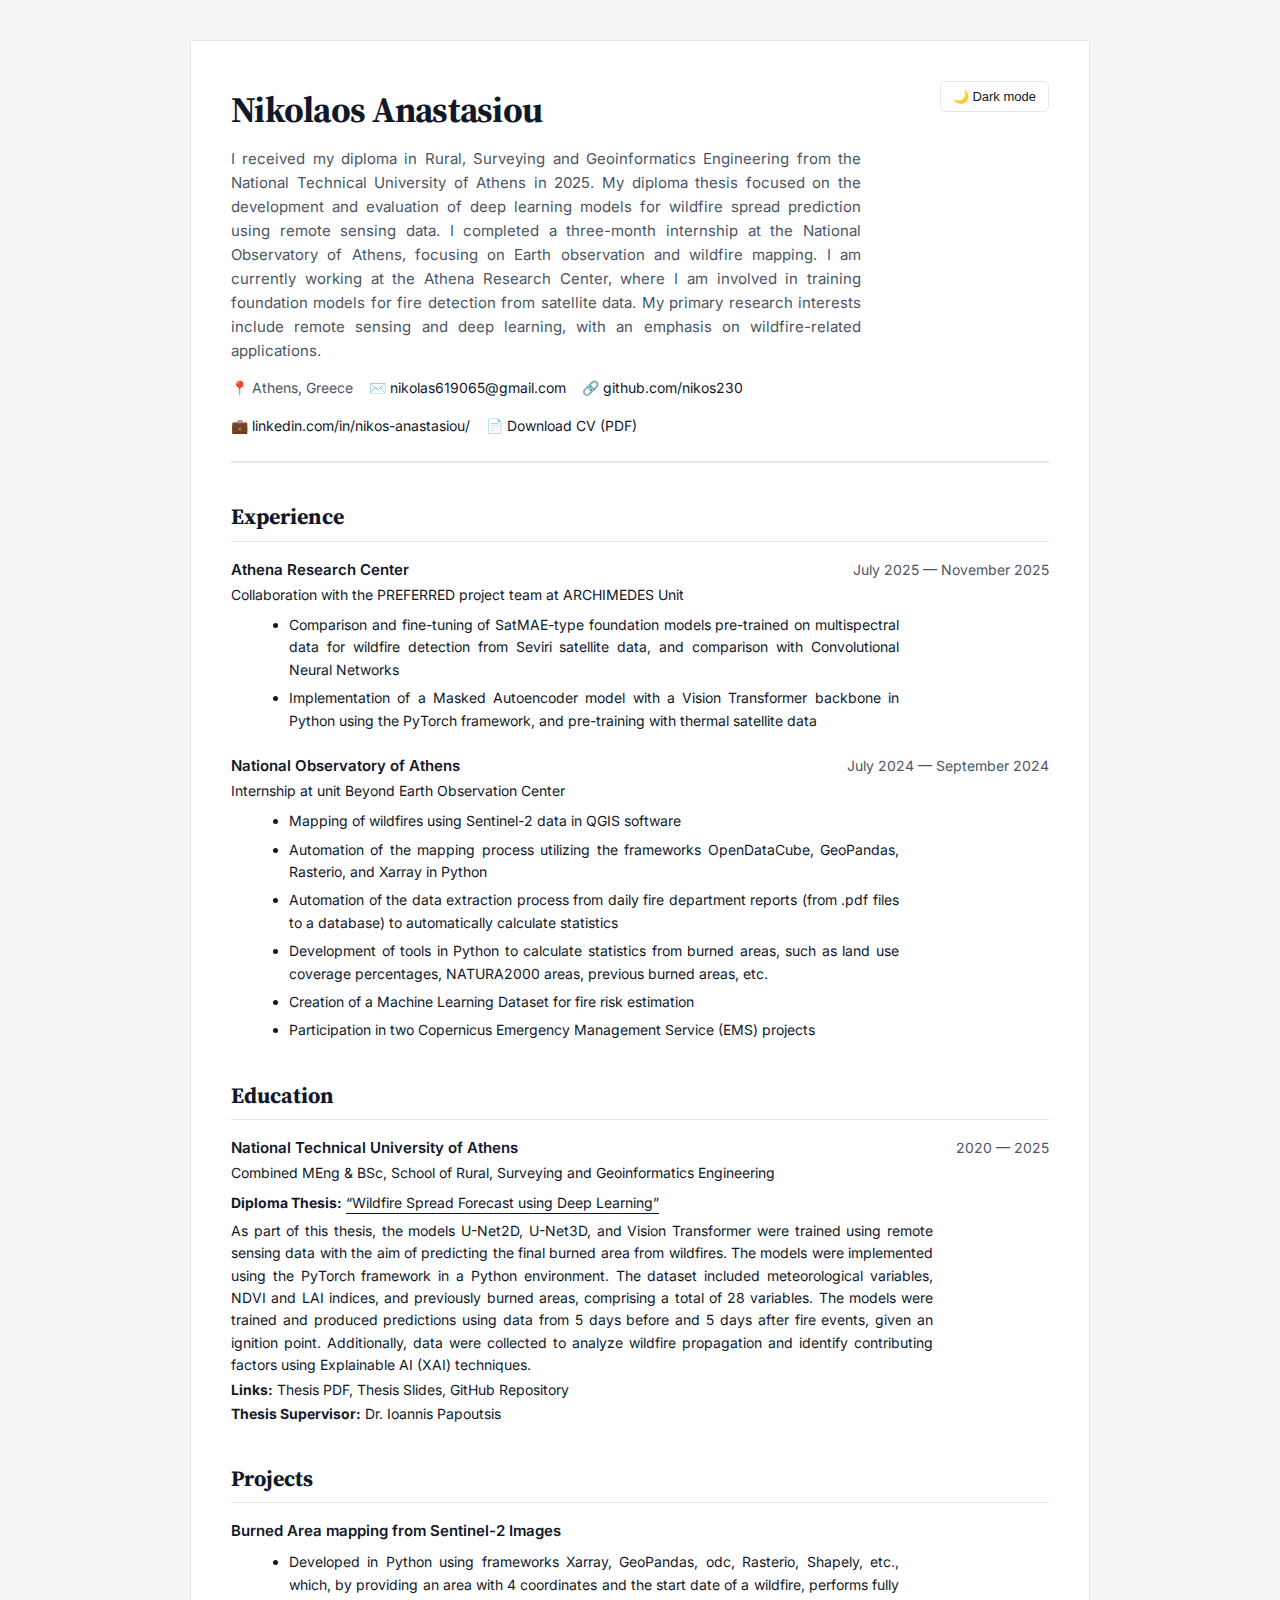
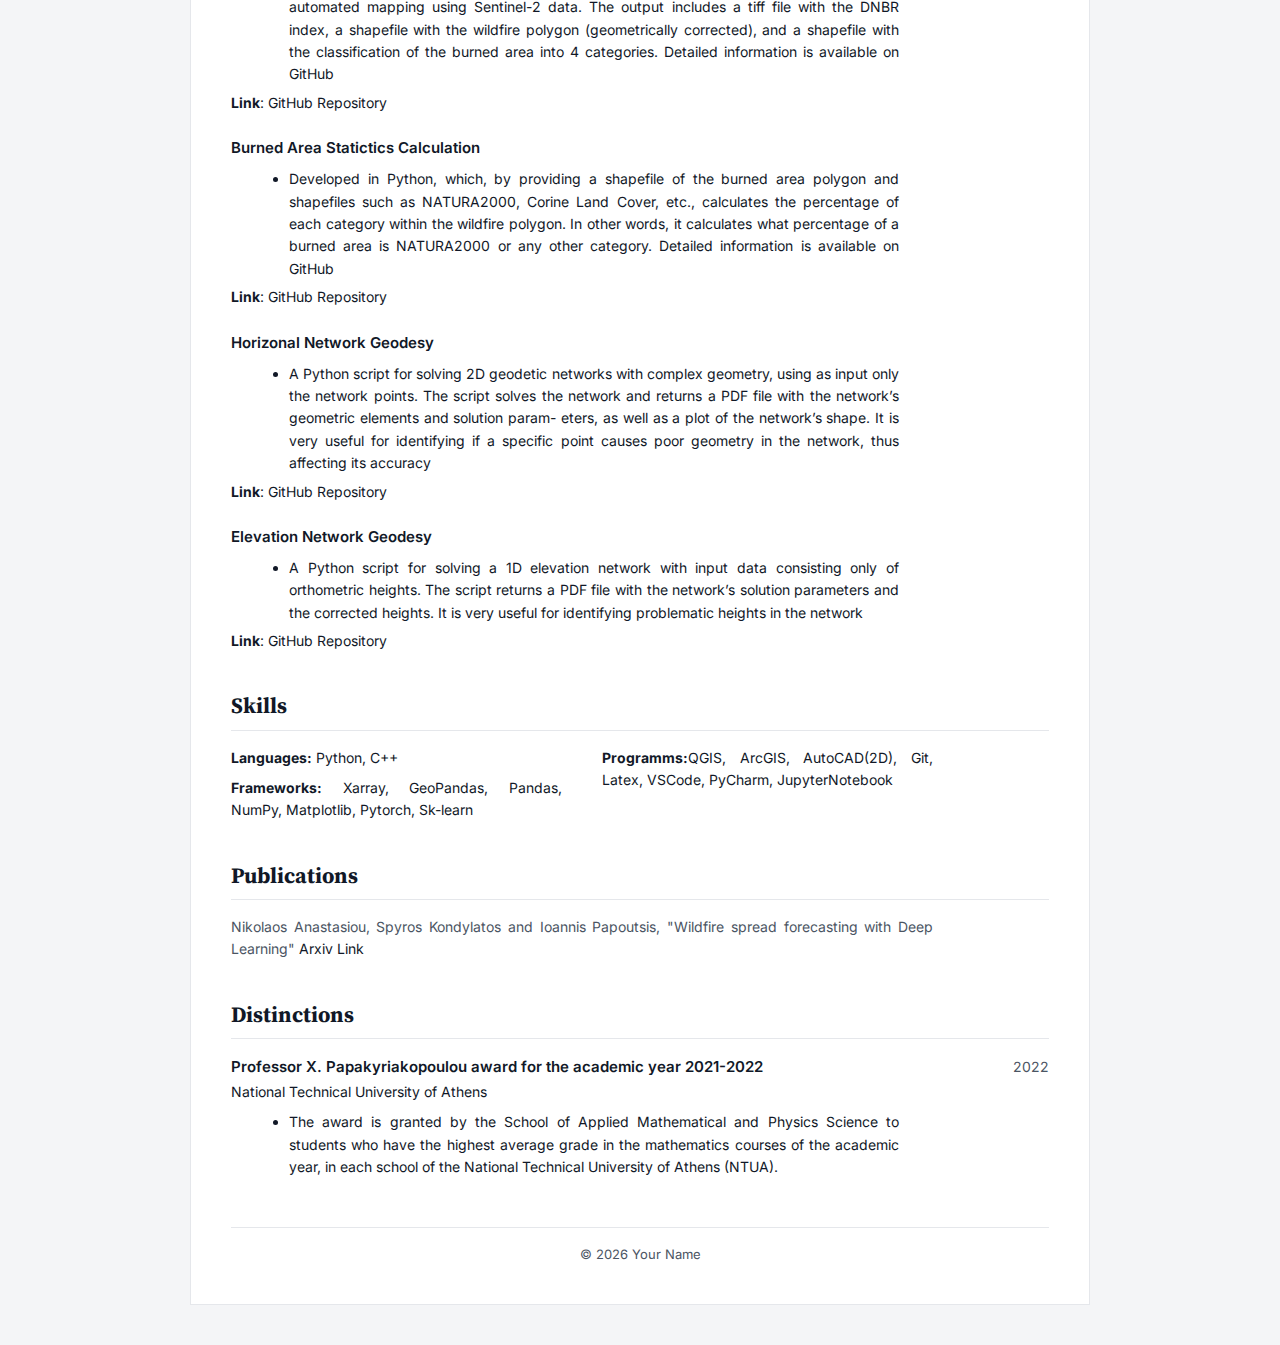
<file: index.html>
<!doctype html>
<html lang="en">
<head>
  <meta charset="utf-8" />
  <meta name="viewport" content="width=device-width, initial-scale=1" />
  <title>Nikolaos Anastasiou — CV</title>
  <meta name="description" content="Curriculum Vitae of Your Name" />

  <!-- Fonts -->
  <link rel="preconnect" href="https://fonts.googleapis.com">
  <link rel="preconnect" href="https://fonts.gstatic.com" crossorigin>
  <link href="https://fonts.googleapis.com/css2?family=Inter:wght@400;500;600;700&family=Source+Serif+4:wght@400;600&display=swap" rel="stylesheet">

  <!-- Styles -->
  <link rel="stylesheet" href="styles.css" />
</head>

<body>
  <main class="container">

    <!-- Header -->
    <header>
      <div>
        <h1>Nikolaos Anastasiou</h1>
        <p class="subtitle">
          I received my diploma in Rural, Surveying and Geoinformatics Engineering 
		  from the National Technical University of Athens in 2025. My diploma thesis 
		  focused on the development and evaluation of deep learning models for wildfire 
		  spread prediction using remote sensing data. I completed a three-month internship 
		  at the National Observatory of Athens, focusing on Earth observation and wildfire mapping. 
		  I am currently working at the Athena Research Center, where I am involved in 
		  training foundation models for fire detection from satellite data. My primary 
		  research interests include remote sensing and deep learning, with an emphasis 
		  on wildfire-related applications.
        </p>

        <div class="contact">
          <span>📍 Athens, Greece</span>
          <span>✉️ <a href="mailto:nikolas619065@gmail.com">nikolas619065@gmail.com</a></span>
          <span>🔗 <a href="https://github.com/nikos230" target="_blank" rel="noreferrer">github.com/nikos230</a></span>
          <span>💼 <a href="https://www.linkedin.com/in/nikos-anastasiou" target="_blank" rel="noreferrer">linkedin.com/in/nikos-anastasiou/</a></span>
		  <span>📄 <a href="https://drive.google.com/file/d/10y6mSz97aUTh1fnORLB-rHqGnNQvhIK2/view?usp=drive_link" target="_blank" rel="noreferrer">Download CV (PDF)</a></span>
        </div>

      </div>

      <button id="themeToggle" type="button" aria-label="Toggle dark mode">🌙 Dark mode</button>
    </header>

    <!-- Sections injected here -->
    <div id="sections">
      <div data-include="sections/experience.html"></div>
      <div data-include="sections/education.html"></div>
      <div data-include="sections/projects.html"></div>
      <div data-include="sections/skills.html"></div>
      <div data-include="sections/publications.html"></div>
      <div data-include="sections/distinctions.html"></div>
    </div>

    <footer>
      © <span id="year"></span> Your Name
    </footer>
  </main>

  <!-- Scripts -->
  <script src="script.js"></script>
</body>
</html>
</file>
<file: styles.css>
:root {
  /* Light theme defaults */
  --bg: #f4f5f7;
  --paper: #ffffff;
  --ink: #111827;
  --muted: #4b5563;
  --border: #e5e7eb;

  --radius: 10px;
  --max-width: 900px;

  --sans: "Inter", system-ui, -apple-system, Segoe UI, Roboto, Arial;
  --serif: "Source Serif 4", Georgia, "Times New Roman", serif;
}

/* Dark theme overrides */
[data-theme="dark"] {
  --bg: #0f172a;
  --paper: #020617;
  --ink: #e5e7eb;
  --muted: #9ca3af;
  --border: #1f2937;
}

* { box-sizing: border-box; }
html { scroll-behavior: smooth; }

body {
  margin: 0;
  background: var(--bg);
  color: var(--ink);
  font-family: var(--sans);
  line-height: 1.6;
}

/* Global text justification */
p,
li,
.item-meta,
.subtitle,
.publication,
.skills,
.contact,
.download {
  text-align: justify;
  text-justify: inter-word;
}

/* Keep headings and UI elements aligned normally */
h1,
h2,
.item-title,
.item-date,
#themeToggle,
footer {
  text-align: left;
}



/* Links: underline only on hover */
a {
  color: var(--ink);
  text-decoration: none;
}
a:hover {
  text-decoration: underline;
  text-underline-offset: 3px;
}

.container {
  max-width: var(--max-width);
  margin: 40px auto;
  padding: 40px;
  background: var(--paper);
  border: 1px solid var(--border);
}

header {
  border-bottom: 2px solid var(--border);
  padding-bottom: 24px;
  margin-bottom: 32px;
  display: grid;
  grid-template-columns: 1fr auto;
  gap: 16px;
  align-items: start;
}

h1 {
  font-family: var(--serif);
  font-size: 36px;
  margin: 0 0 8px 0;
  letter-spacing: -0.02em;
}

.subtitle {
  color: var(--muted);
  font-size: 15px;
  max-width: 70ch;
  margin: 0;
}

.contact {
  margin-top: 14px;
  font-size: 14px;
  color: var(--muted);
  display: flex;
  flex-wrap: wrap;
  gap: 16px;
}

.download {
  margin-top: 12px;
  font-size: 14px;
  color: var(--muted);
}
.download a { color: var(--ink); }

/* Dark mode button */
#themeToggle {
  justify-self: end;
  align-self: start;
  background: none;
  border: 1px solid var(--border);
  padding: 7px 12px;
  font-size: 13px;
  cursor: pointer;
  color: var(--ink);
  border-radius: 6px;
}
#themeToggle:hover {
  background: var(--bg);
}

section {
  margin-top: 36px;
}

section h2 {
  font-family: var(--serif);
  font-size: 22px;
  margin: 0 0 16px 0;
  border-bottom: 1px solid var(--border);
  padding-bottom: 6px;
}

.item {
  margin-bottom: 22px;
}

.item-header {
  display: flex;
  justify-content: space-between;
  align-items: baseline;
  gap: 12px;
  flex-wrap: wrap;
}

.item-title {
  font-weight: 600;
  font-size: 15px;
}

.item-meta {
  color: var(--ink);
  font-size: 14px;
  margin-top: 2px;
}

.item-date {
  font-size: 14px;
  color: var(--muted);
  white-space: nowrap;
}

ul {
  margin: 8px 0 0 18px;
}

li {
  margin: 6px 0;
  font-size: 14px;
}

.skills {
  columns: 2;
  column-gap: 40px;
  font-size: 14px;
  margin-top: 6px;
}

.skills div {
  margin-bottom: 8px;
  break-inside: avoid;
}

.publication {
  font-size: 14px;
  margin-bottom: 12px;
  color: var(--muted);
}
.publication strong { color: var(--ink); }
.publication a { color: var(--ink); }

footer {
  margin-top: 48px;
  padding-top: 16px;
  border-top: 1px solid var(--border);
  font-size: 13px;
  color: var(--muted);
  text-align: center;
}

@media print {
  body { background: white; }
  .container {
    border: none;
    margin: 0;
    padding: 0;
  }
  #themeToggle { display: none; }
  a { color: black; text-decoration: none !important; }
}

@media (max-width: 760px) {
  .container { padding: 24px; margin: 0; }
  header { grid-template-columns: 1fr; }
  #themeToggle { justify-self: start; }
  .skills { columns: 1; }
}



.thesis-name {
  padding-bottom: 2px;
  border-bottom: 1px solid currentColor;
}

.thesis-title {
  margin-top: 8px;     /* space above */
  margin-bottom: 5px;  /* space below */
}

section p,
section li,
section .item-meta,
section .publication,
section .skills,
section .contact,
section .download {
  max-width: 78ch;
}

section ul {
  max-width: 65ch;
}
</file>
